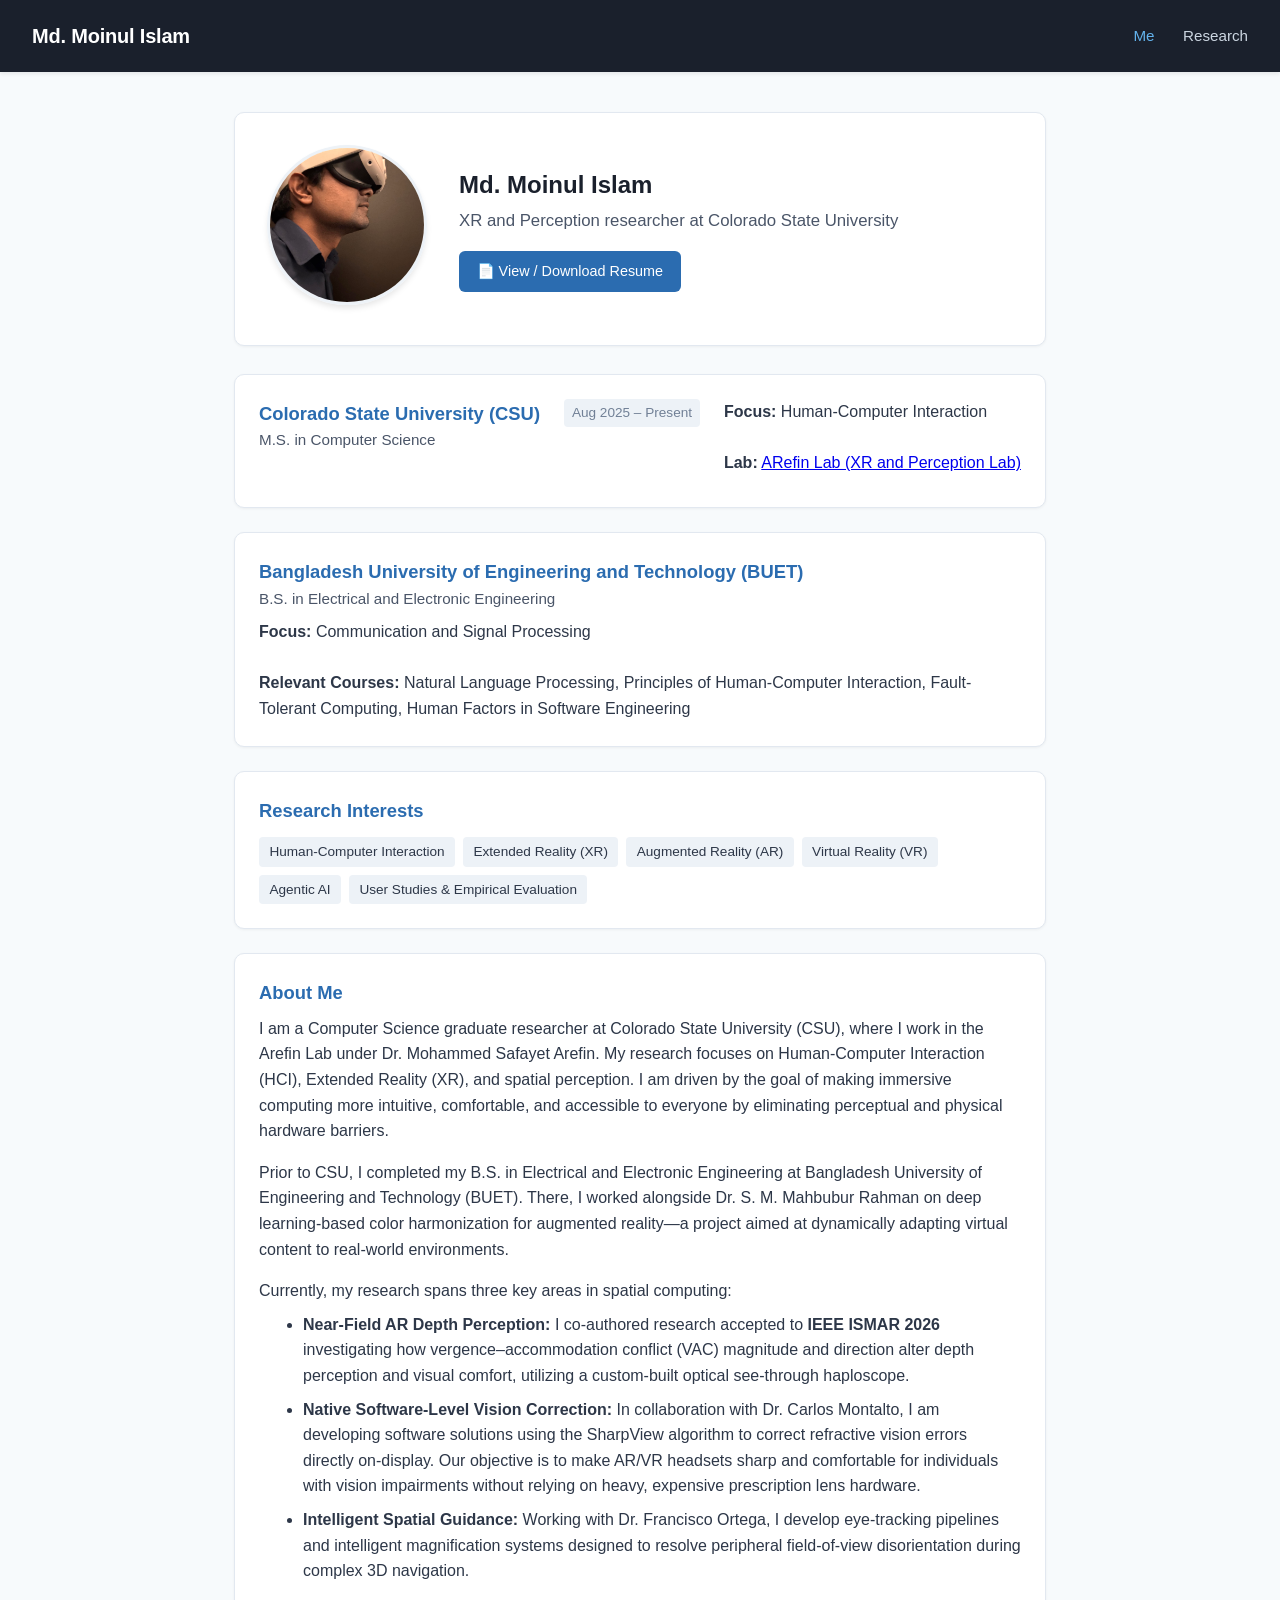
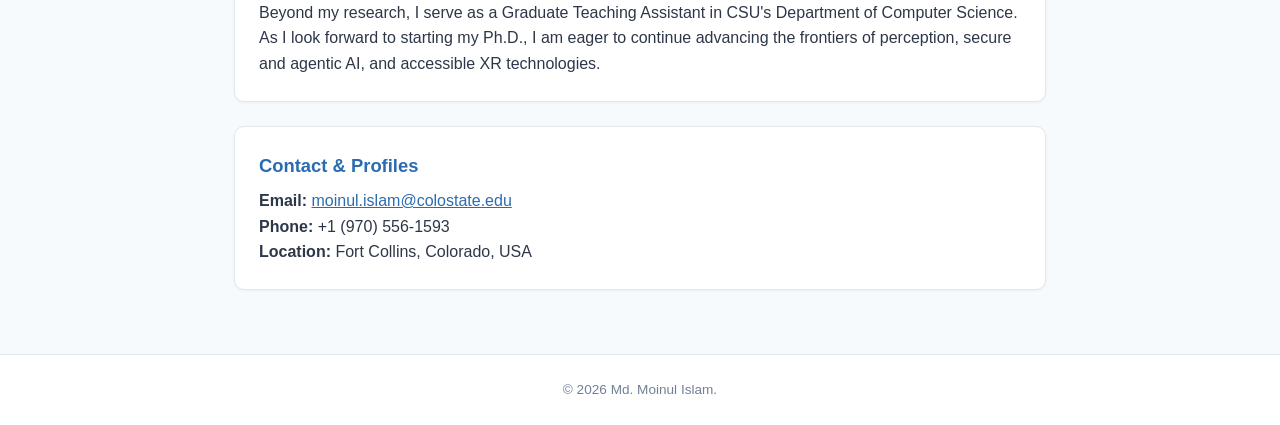
<file: index.html>
<!DOCTYPE html>
<html lang="en">
<head>
  <meta charset="UTF-8">
  <meta name="viewport" content="width=device-width, initial-scale=1.0">
  <title>Md. Moinul Islam | Home</title>
  <link rel="stylesheet" href="style.css">
</head>
<body>
  <header>
    <div class="site-title">Md. Moinul Islam</div>
    <nav>
      <a href="index.html" class="active">Me</a>
     
      <a href="research.html">Research</a>
     
    </nav>
  </header>

  <main>
    <!-- Hero Profile Section -->
    <div class="hero-card">
      <div class="profile-img-container">
        <!-- Make sure profile.jpg is placed in the project folder -->
        <img src="images/profiles.jpg" alt="Md. Moinul Islam" class="profile-img">
      </div>
      <div class="hero-content">
        <h2>Md. Moinul Islam</h2>
        <div class="hero-subtitle">XR and Perception researcher at Colorado State University</div>
       
        <div class="actions">
          <!-- Replace the href with your Google Drive Resume Share Link -->
          <a href="https://drive.google.com/file/d/1Fyy-A91n8Wmcp-oMvYVbq-Mk-atvwJyb/view?usp=sharing" target="_blank" rel="noopener noreferrer" class="btn btn-primary">
            📄 View / Download Resume
          </a>
        </div>
      </div>
    </div>
<div class="card">
      <div class="card-header">
        <div>
          <div class="card-title">Colorado State University (CSU)</div>
          <div class="card-subtitle">M.S. in Computer Science</div>
        </div>
        <div class="card-meta">Aug 2025 – Present</div>
        <div class="card-body">
          <p><strong>Focus:</strong> Human-Computer Interaction</p>
          <br>
          <p><strong>Lab:</strong> <a href="https://www.safayetarefin.com/arefin-lab" target="_blank">ARefin Lab (XR and Perception Lab)</a></p>
        </div>
      </div>
      
    </div>

    <div class="card">
      <div class="card-header">
        <div>
          <div class="card-title">Bangladesh University of Engineering and Technology (BUET)</div>
          <div class="card-subtitle">B.S. in Electrical and Electronic Engineering</div>
        </div>
        <!-- <div class="card-meta">Apr 2018 – May 2023</div> -->
      </div>
      <div class="card-body">
        <p><strong>Focus:</strong> Communication and Signal Processing</p>
       
        <br>
        <p><strong>Relevant Courses:</strong> Natural Language Processing, Principles of Human-Computer Interaction, Fault-Tolerant Computing, Human Factors in Software Engineering</p>
      </div>
    </div>


    <!-- Research Interests -->
    <div class="card">
      <div class="card-title">Research Interests</div>
      <div class="tag-container">
        <span class="tag">Human-Computer Interaction</span>
        <span class="tag">Extended Reality (XR)</span>
        <span class="tag">Augmented Reality (AR)</span>
        <span class="tag">Virtual Reality (VR)</span>
        <span class="tag">Agentic AI</span>
        <span class="tag">User Studies & Empirical Evaluation</span>
      </div>
    </div>
    <!-- About Me Section -->
    <div class="card">
      <div class="card-title">About Me</div>
      <div class="card-body" style="margin-top: 0.5rem; line-height: 1.6;">
        <p>
          I am a Computer Science graduate researcher at Colorado State University (CSU), where I work in the Arefin Lab under Dr. Mohammed Safayet Arefin. My research focuses on Human-Computer Interaction (HCI), Extended Reality (XR), and spatial perception. I am driven by the goal of making immersive computing more intuitive, comfortable, and accessible to everyone by eliminating perceptual and physical hardware barriers.
        </p>
        <p style="margin-top: 1rem;">
          Prior to CSU, I completed my B.S. in Electrical and Electronic Engineering at Bangladesh University of Engineering and Technology (BUET). There, I worked alongside Dr. S. M. Mahbubur Rahman on deep learning-based color harmonization for augmented reality—a project aimed at dynamically adapting virtual content to real-world environments.
        </p>
        <p style="margin-top: 1rem;">
          Currently, my research spans three key areas in spatial computing:
        </p>
        <ul style="margin-top: 0.5rem; margin-left: 1.5rem; list-style-type: disc;">
          <li style="margin-bottom: 0.5rem;">
            <strong>Near-Field AR Depth Perception:</strong> I co-authored research accepted to <strong>IEEE ISMAR 2026</strong> investigating how vergence–accommodation conflict (VAC) magnitude and direction alter depth perception and visual comfort, utilizing a custom-built optical see-through haploscope.
          </li>
          <li style="margin-bottom: 0.5rem;">
            <strong>Native Software-Level Vision Correction:</strong> In collaboration with Dr. Carlos Montalto, I am developing software solutions using the SharpView algorithm to correct refractive vision errors directly on-display. Our objective is to make AR/VR headsets sharp and comfortable for individuals with vision impairments without relying on heavy, expensive prescription lens hardware.
          </li>
          <li style="margin-bottom: 0.5rem;">
            <strong>Intelligent Spatial Guidance:</strong> Working with Dr. Francisco Ortega, I develop eye-tracking pipelines and intelligent magnification systems designed to resolve peripheral field-of-view disorientation during complex 3D navigation.
          </li>
        </ul>
        <p style="margin-top: 1rem;">
          Beyond my research, I serve as a Graduate Teaching Assistant in CSU's Department of Computer Science. As I look forward to starting my Ph.D., I am eager to continue advancing the frontiers of perception, secure and agentic AI, and accessible XR technologies.
        </p>
      </div>
    </div>

    <!-- Contact Details -->
    <div class="card">
      <div class="card-title">Contact & Profiles</div>
      <div class="card-body" style="margin-top: 0.5rem;">
        <p><strong>Email:</strong> <a href="mailto:moinul.islam@colostate.edu" style="color: #2b6cb0;">moinul.islam@colostate.edu</a></p>
        <p><strong>Phone:</strong> +1 (970) 556-1593</p>
        <p><strong>Location:</strong> Fort Collins, Colorado, USA</p>
      </div>
    </div>

    
  </main>

  <footer>
    &copy; 2026 Md. Moinul Islam.
  </footer>
</body>
</html>
</file>
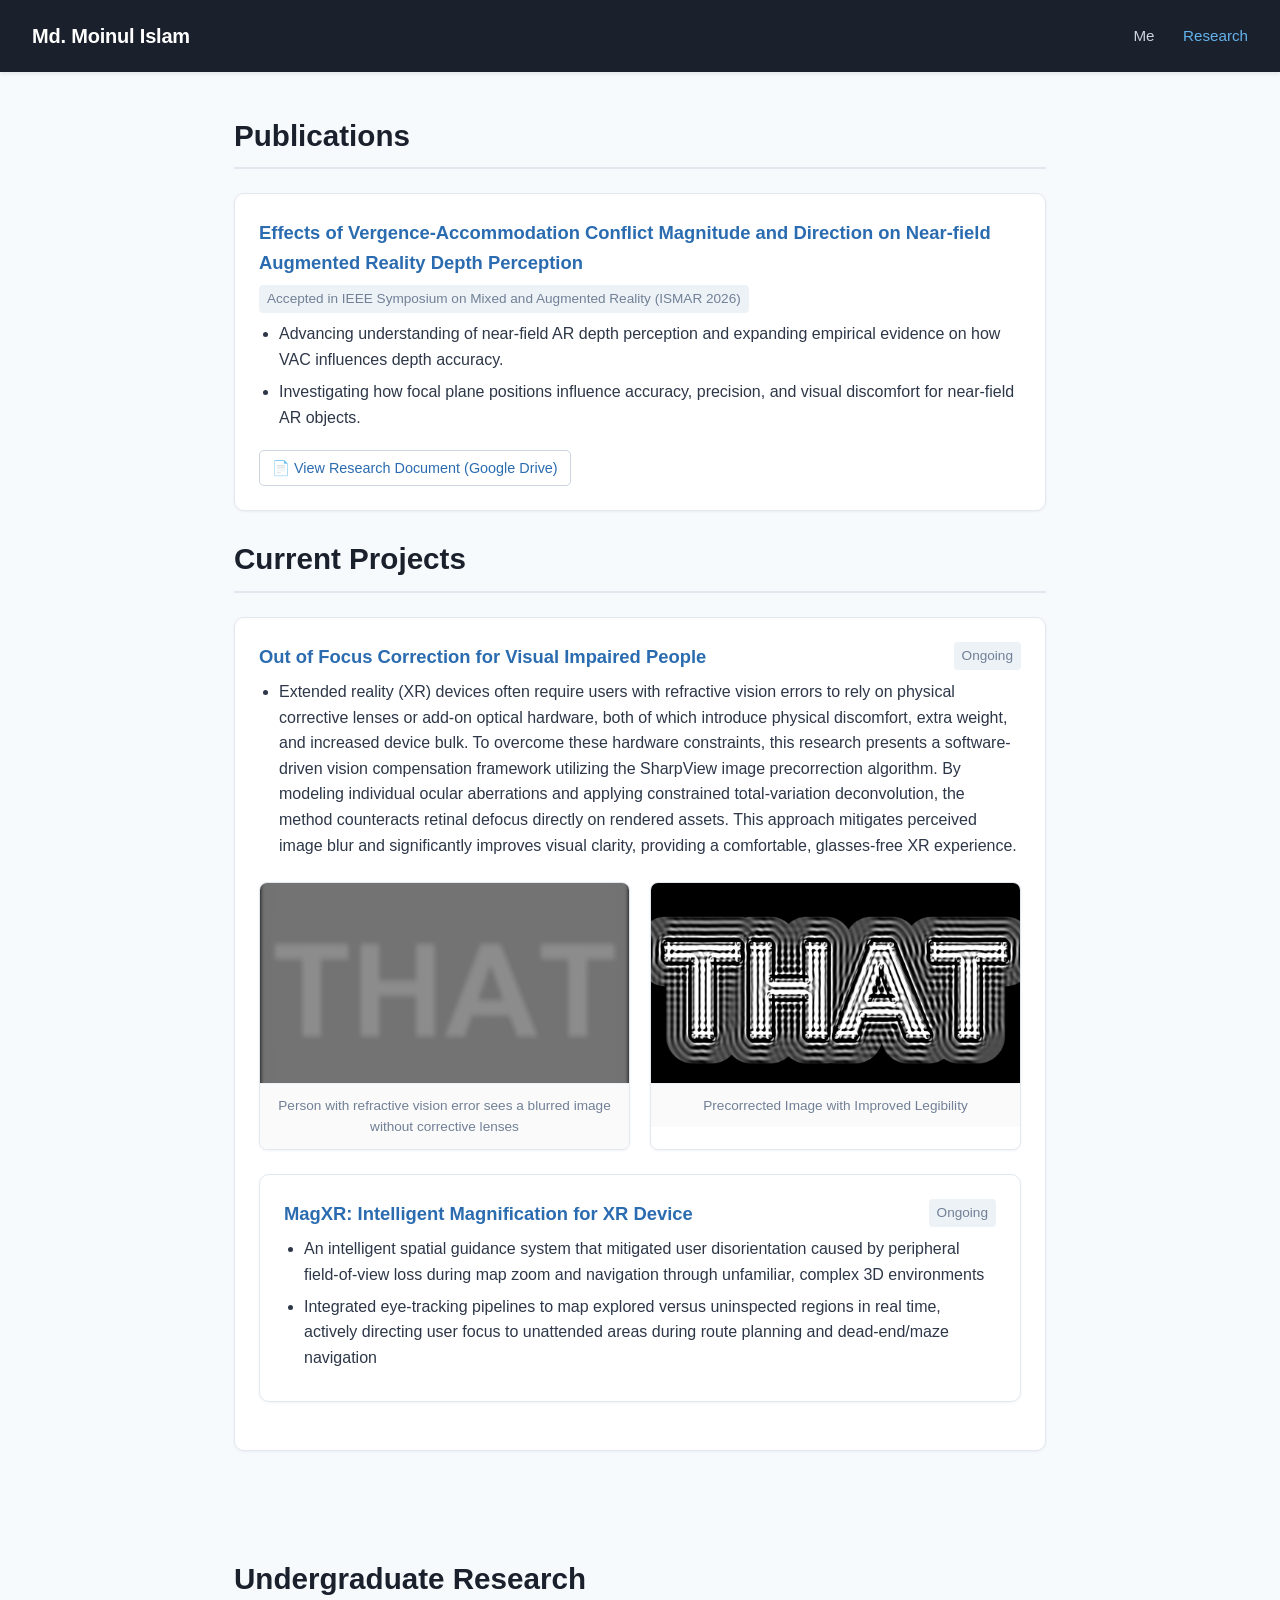
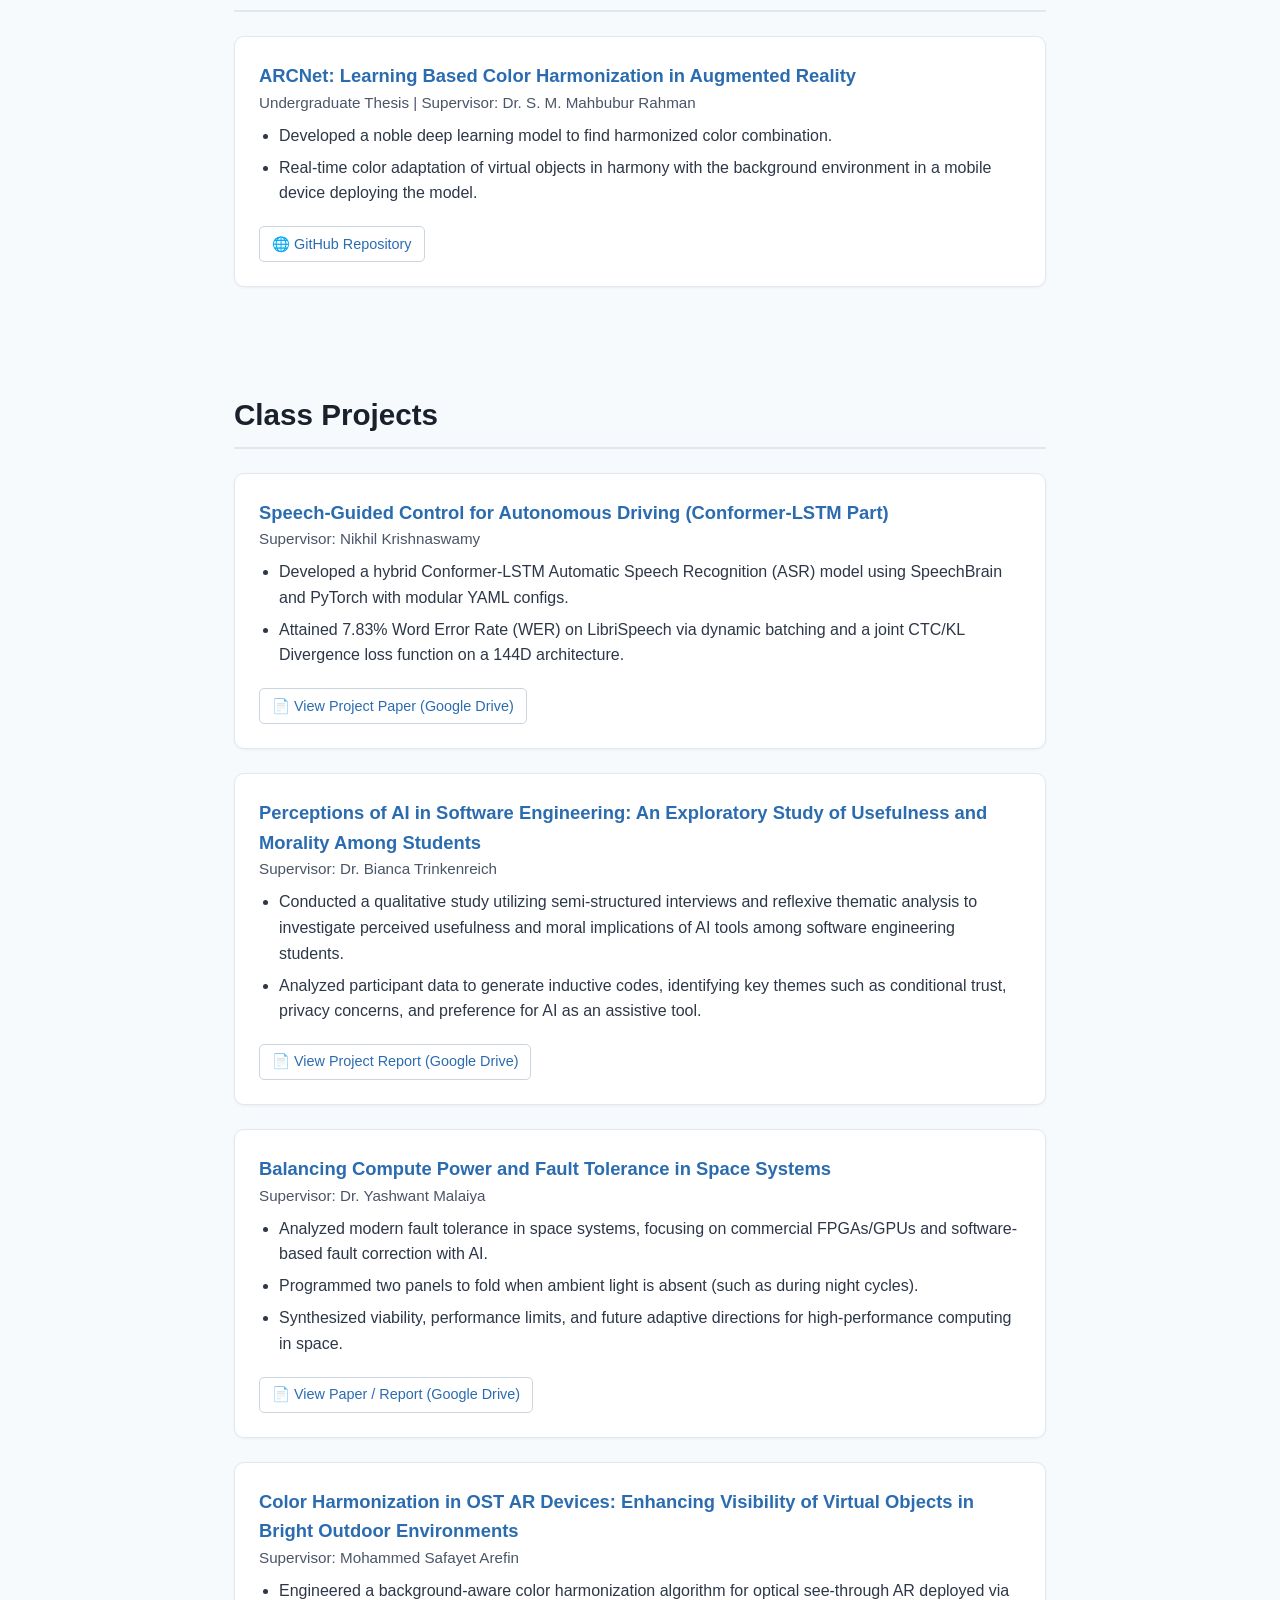
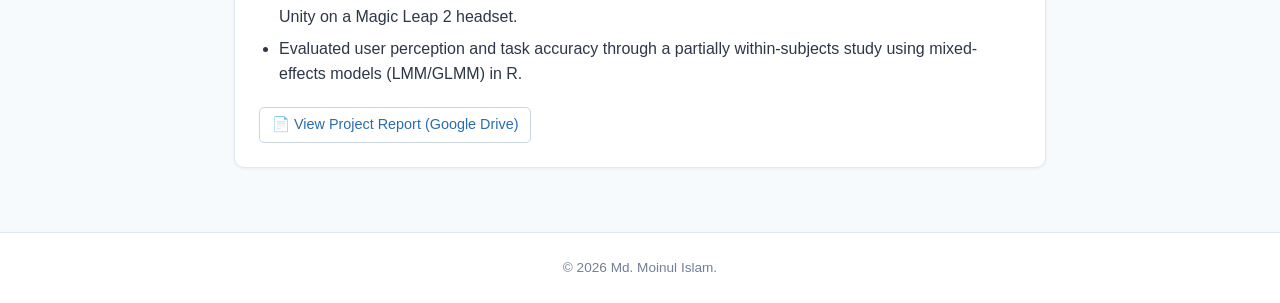
<file: research.html>
<!DOCTYPE html>
<html lang="en">
<head>
  <meta charset="UTF-8">
  <meta name="viewport" content="width=device-width, initial-scale=1.0">
  <title>Md. Moinul Islam | Research</title>
  <link rel="stylesheet" href="style.css">
</head>
<body>
  <header>
    <div class="site-title">Md. Moinul Islam</div>
    <nav>
      <a href="index.html">Me</a>
      
      <a href="research.html" class="active">Research</a>
     
    </nav>
  </header>

  <main>
    <h1>Publications</h1>

    
    <!-- Research 2 -->
    <div class="card">
      <div class="card-header">
        <div class="card-title">Effects of Vergence-Accommodation Conflict Magnitude and Direction on Near-field Augmented Reality Depth Perception</div>
        <div class="card-meta">Accepted in IEEE Symposium on Mixed and Augmented Reality (ISMAR 2026)</div>
      </div>
      <div class="card-body">
        <ul>
          <li>Advancing understanding of near-field AR depth perception and expanding empirical evidence on how VAC influences depth accuracy.</li>
          <li>Investigating how focal plane positions influence accuracy, precision, and visual discomfort for near-field AR objects.</li>
        </ul>
        <a href="https://drive.google.com/file/d/1R3BKSeAJqlCt5FFh5SaG7GEf2LWYPIfz/view?usp=sharing" target="_blank" rel="noopener noreferrer" class="doc-link">
          📄 View Research Document (Google Drive)
        </a>
      </div>
    </div>

<!-- Research 1 -->

 <h1> Current Projects</h1>
    <div class="card">
      <div class="card-header">
        <div class="card-title">Out of Focus Correction for Visual Impaired People</div>
        <div class="card-meta">Ongoing</div>
      </div>
      <div class="card-body">
        <ul>
          <li>Extended reality (XR) devices often require users with refractive vision errors to rely on physical corrective lenses or add-on optical hardware, both of which introduce physical discomfort, extra weight, and increased device bulk. To overcome these hardware constraints, this research presents a software-driven vision compensation framework utilizing the SharpView image precorrection algorithm. By modeling individual ocular aberrations and applying constrained total-variation deconvolution, the method counteracts retinal defocus directly on rendered assets. This approach mitigates perceived image blur and significantly improves visual clarity, providing a comfortable, glasses-free XR experience.</li>
        </ul>
        <div class="image-row">
  <figure class="image-item">
    <img src="images/blurred.png" alt="Experimental Setup">
    <figcaption class="image-caption">Person with refractive vision error sees a blurred image without corrective lenses</figcaption>
  </figure>

  <figure class="image-item">
    <img src="images/masked image.png" alt="Model Evaluation Plot">
    <figcaption class="image-caption">Precorrected Image with Improved Legibility</figcaption>
  </figure>

<!-- </div>
        <a href="https://drive.google.com/file/d/YOUR_RESEARCH_PAPER_1_ID/view?usp=sharing" target="_blank" rel="noopener noreferrer" class="doc-link">
          📄 View Research Document (Google Drive)
        </a>
      </div> -->
    </div>


    <!-- Research 2 -->
    <div class="card">
      <div class="card-header">
        <div class="card-title">MagXR: Intelligent Magnification for XR Device</div>
        <div class="card-meta">Ongoing</div>
      </div>
      <div class="card-body">
        <ul>
          <li>An intelligent spatial guidance system that mitigated user disorientation caused by peripheral field-of-view loss during map
zoom and navigation through unfamiliar, complex 3D environments</li>
          <li>Integrated eye-tracking pipelines to map explored versus uninspected regions in real time, actively directing user focus to
unattended areas during route planning and dead-end/maze navigation</li>
        </ul>
        <!--
        <a href="https://drive.google.com/file/d/1R3BKSeAJqlCt5FFh5SaG7GEf2LWYPIfz/view?usp=sharing" target="_blank" rel="noopener noreferrer" class="doc-link">
          📄 View Research Document (Google Drive)
        </a>
      -->
      </div>
    </div>

  </main>
  <main>
    <!-- Research 3 -->
     <h1>Undergraduate Research</h1>
    <div class="card">
      <div class="card-header">
        <div>
          <div class="card-title">ARCNet: Learning Based Color Harmonization in Augmented Reality</div>
          <div class="card-subtitle">Undergraduate Thesis | Supervisor: Dr. S. M. Mahbubur Rahman</div>
        </div>
      </div>
      <div class="card-body">
        <ul>
          <li>Developed a noble deep learning model to find harmonized color combination.</li>
          <li>Real-time color adaptation of virtual objects in harmony with the background environment in a mobile device deploying the model.</li>
        </ul>
        
        <a href="https://github.com/AsifAhmedAkash/color_recognition_unity.git" target="_blank" rel="noopener noreferrer" class="doc-link">
          🌐 GitHub Repository
        </a>
      </div> 
    </div>


    
  </main>

  <!--Class Projects -->
  <main>
    <h1>Class Projects</h1>

<!-- Project 4 -->
    <div class="card">
      <div class="card-header">
        <div>
          <div class="card-title">Speech-Guided Control for Autonomous Driving (Conformer-LSTM Part)</div>
          <div class="card-subtitle">Supervisor: Nikhil Krishnaswamy</div>
        </div>
      </div>
      <div class="card-body">
        <ul>
          <li>Developed a hybrid Conformer-LSTM Automatic Speech Recognition (ASR) model using SpeechBrain and PyTorch with modular YAML configs.</li>
          <li>Attained 7.83% Word Error Rate (WER) on LibriSpeech via dynamic batching and a joint CTC/KL Divergence loss function on a 144D architecture.</li>
        </ul>
        <a href="https://drive.google.com/file/d/YOUR_PROJECT_PAPER_4_ID/view?usp=sharing" target="_blank" rel="noopener noreferrer" class="doc-link">
          📄 View Project Paper (Google Drive)
        </a>
      </div>
    </div>

    <!-- Project 1 -->
    <div class="card">
      <div class="card-header">
        <div>
          <div class="card-title">Perceptions of AI in Software Engineering: An Exploratory Study of Usefulness and Morality Among Students</div>
          <div class="card-subtitle">Supervisor: Dr. Bianca Trinkenreich</div>
        </div>
      </div>
      <div class="card-body">
        <ul>
          <li>Conducted a qualitative study utilizing semi-structured interviews and reflexive thematic analysis to investigate perceived usefulness and moral implications of AI tools among software engineering students.</li>
          <li>Analyzed participant data to generate inductive codes, identifying key themes such as conditional trust, privacy concerns, and preference for AI as an assistive tool.</li>
        </ul>
        <a href="https://drive.google.com/file/d/1Nqlx1aOougoGwzGoaVm4wado4mn1IKtD/view?usp=sharing" target="_blank" rel="noopener noreferrer" class="doc-link">
          📄 View Project Report (Google Drive)
        </a>
      </div>
    </div>

    <!-- Project 2 -->
     
    <div class="card">
      <div class="card-header">
        <div>
          <div class="card-title">Balancing Compute Power and Fault Tolerance in Space Systems</div>
          <div class="card-subtitle">Supervisor: Dr. Yashwant Malaiya</div>
        </div>
      </div>
      <div class="card-body">
        <ul>
          <li>Analyzed modern fault tolerance in space systems, focusing on commercial FPGAs/GPUs and software-based fault correction with AI.</li>
          <li>Programmed two panels to fold when ambient light is absent (such as during night cycles).</li>
          <li>Synthesized viability, performance limits, and future adaptive directions for high-performance computing in space.</li>
        </ul>
        <a href="https://drive.google.com/file/d/1gDLBcmXMM2B_eCjzzWiGuMZSNz3-XjEc/view?usp=sharing" target="_blank" rel="noopener noreferrer" class="doc-link">
          📄 View Paper / Report (Google Drive)
        </a>
      </div>
    </div>

    <!-- Project 3 -->
    <div class="card">
      <div class="card-header">
        <div>
          <div class="card-title">Color Harmonization in OST AR Devices: Enhancing Visibility of Virtual Objects in Bright Outdoor Environments</div>
          <div class="card-subtitle">Supervisor: Mohammed Safayet Arefin</div>
        </div>
      </div>
      <div class="card-body">
        <ul>
          <li>Engineered a background-aware color harmonization algorithm for optical see-through AR deployed via Unity on a Magic Leap 2 headset.</li>
          <li>Evaluated user perception and task accuracy through a partially within-subjects study using mixed-effects models (LMM/GLMM) in R.</li>
        </ul>
        <a href="https://drive.google.com/file/d/YOUR_PROJECT_PAPER_3_ID/view?usp=sharing" target="_blank" rel="noopener noreferrer" class="doc-link">
          📄 View Project Report (Google Drive)
        </a>
      </div>
    </div>

    
  </main>

  <footer>
    &copy; 2026 Md. Moinul Islam.
  </footer>
</body>
</html>
</file>
<file: style.css>
* {
  box-sizing: border-box;
  margin: 0;
  padding: 0;
}

body {
  font-family: -apple-system, BlinkMacSystemFont, "Segoe UI", Roboto, Helvetica, Arial, sans-serif;
  line-height: 1.6;
  color: #2d3748;
  background-color: #f7fafc;
  display: flex;
  flex-direction: column;
  min-height: 100vh;
}

/* Header & Navigation */
header {
  background-color: #1a202c;
  color: #ffffff;
  padding: 1.25rem 2rem;
  display: flex;
  justify-content: space-between;
  align-items: center;
  position: sticky;
  top: 0;
  z-index: 100;
  box-shadow: 0 2px 4px rgba(0,0,0,0.08);
}

.site-title {
  font-size: 1.25rem;
  font-weight: 700;
  letter-spacing: -0.01em;
}

nav a {
  color: #cbd5e0;
  text-decoration: none;
  margin-left: 1.5rem;
  font-weight: 500;
  font-size: 0.95rem;
  transition: color 0.2s;
}

nav a:hover,
nav a.active {
  color: #63b3ed;
}

/* Main Container */
main {
  flex: 1;
  max-width: 860px;
  width: 100%;
  margin: 2.5rem auto;
  padding: 0 1.5rem;
}

h1 {
  font-size: 1.85rem;
  color: #1a202c;
  margin-bottom: 1.5rem;
  border-bottom: 2px solid #e2e8f0;
  padding-bottom: 0.5rem;
}

/* Hero Section (Photo + Bio) */
.hero-card {
  display: flex;
  align-items: center;
  gap: 2rem;
  background: #ffffff;
  border: 1px solid #e2e8f0;
  border-radius: 10px;
  padding: 2rem;
  margin-bottom: 1.75rem;
  box-shadow: 0 1px 3px rgba(0, 0, 0, 0.05);
}

.profile-img-container {
  flex-shrink: 0;
}

.profile-img {
  width: 160px;
  height: 160px;
  border-radius: 50%;
  object-fit: cover;
  border: 3px solid #edf2f7;
  box-shadow: 0 4px 6px -1px rgba(0, 0, 0, 0.1);
}

.hero-content {
  flex: 1;
}

.hero-content h2 {
  font-size: 1.5rem;
  color: #1a202c;
  margin-bottom: 0.25rem;
}

.hero-subtitle {
  color: #4a5568;
  font-weight: 500;
  font-size: 1.05rem;
  margin-bottom: 0.75rem;
}

/* Cards */
.card {
  background: #ffffff;
  border: 1px solid #e2e8f0;
  border-radius: 10px;
  padding: 1.5rem;
  margin-bottom: 1.5rem;
  box-shadow: 0 1px 3px rgba(0, 0, 0, 0.05);
}

.card-header {
  display: flex;
  justify-content: space-between;
  align-items: flex-start;
  flex-wrap: wrap;
  gap: 0.5rem;
  margin-bottom: 0.5rem;
}

.card-title {
  font-size: 1.15rem;
  font-weight: 600;
  color: #2b6cb0;
}

.card-subtitle {
  font-weight: 500;
  color: #4a5568;
  font-size: 0.95rem;
}

.card-meta {
  color: #718096;
  font-size: 0.85rem;
  background: #edf2f7;
  padding: 0.2rem 0.5rem;
  border-radius: 4px;
}

.card-body ul {
  padding-left: 1.25rem;
  margin-top: 0.5rem;
}

.card-body li {
  margin-bottom: 0.4rem;
}

/* Document & Button Links */
.actions {
  margin-top: 1rem;
  display: flex;
  gap: 0.75rem;
  flex-wrap: wrap;
}

.btn {
  display: inline-flex;
  align-items: center;
  gap: 0.4rem;
  padding: 0.55rem 1.1rem;
  border-radius: 6px;
  font-size: 0.9rem;
  font-weight: 500;
  text-decoration: none;
  transition: background-color 0.2s, transform 0.1s;
}

.btn-primary {
  background-color: #2b6cb0;
  color: #ffffff;
}

.btn-primary:hover {
  background-color: #2c5282;
}

.doc-link {
  display: inline-flex;
  align-items: center;
  gap: 0.35rem;
  margin-top: 0.85rem;
  color: #2b6cb0;
  font-size: 0.9rem;
  font-weight: 500;
  text-decoration: none;
  border: 1px solid #cbd5e0;
  padding: 0.35rem 0.75rem;
  border-radius: 5px;
  transition: all 0.2s ease;
}

.doc-link:hover {
  background-color: #ebf8ff;
  border-color: #bee3f8;
}

/* Tags */
.tag-container {
  display: flex;
  flex-wrap: wrap;
  gap: 0.5rem;
  margin-top: 0.75rem;
}

.tag {
  background-color: #edf2f7;
  color: #2d3748;
  padding: 0.25rem 0.65rem;
  border-radius: 4px;
  font-size: 0.85rem;
  font-weight: 500;
}

footer {
  text-align: center;
  padding: 1.5rem;
  font-size: 0.85rem;
  color: #718096;
  border-top: 1px solid #e2e8f0;
  background-color: #ffffff;
}

/* Responsive adjustments */
@media (max-width: 640px) {
  .hero-card {
    flex-direction: column;
    text-align: center;
    gap: 1.25rem;
  }
  .actions {
    justify-content: center;
  }
  nav a {
    margin-left: 0.75rem;
  }
}


/* Container for parallel images */
.image-row {
  display: grid;
  grid-template-columns: repeat(auto-fit, minmax(220px, 1fr));
  gap: 1.25rem;
  margin: 1.5rem 0;
}

/* Individual figure / wrapper */
.image-item {
  display: flex;
  flex-direction: column;
  background: #ffffff;
  border: 1px solid #e2e8f0;
  border-radius: 8px;
  overflow: hidden;
  box-shadow: 0 1px 3px rgba(0, 0, 0, 0.05);
}

/* Image behavior inside container */
.image-item img {
  width: 100%;
  height: 200px;         /* Keeps all side-by-side images uniform */
  object-fit: cover;     /* Prevents image distortion/stretching */
  display: block;
}

/* Optional image captions */
.image-caption {
  padding: 0.65rem 0.85rem;
  font-size: 0.85rem;
  color: #718096;
  text-align: center;
  background-color: #fafafa;
  border-top: 1px solid #edf2f7;
}
</file>
